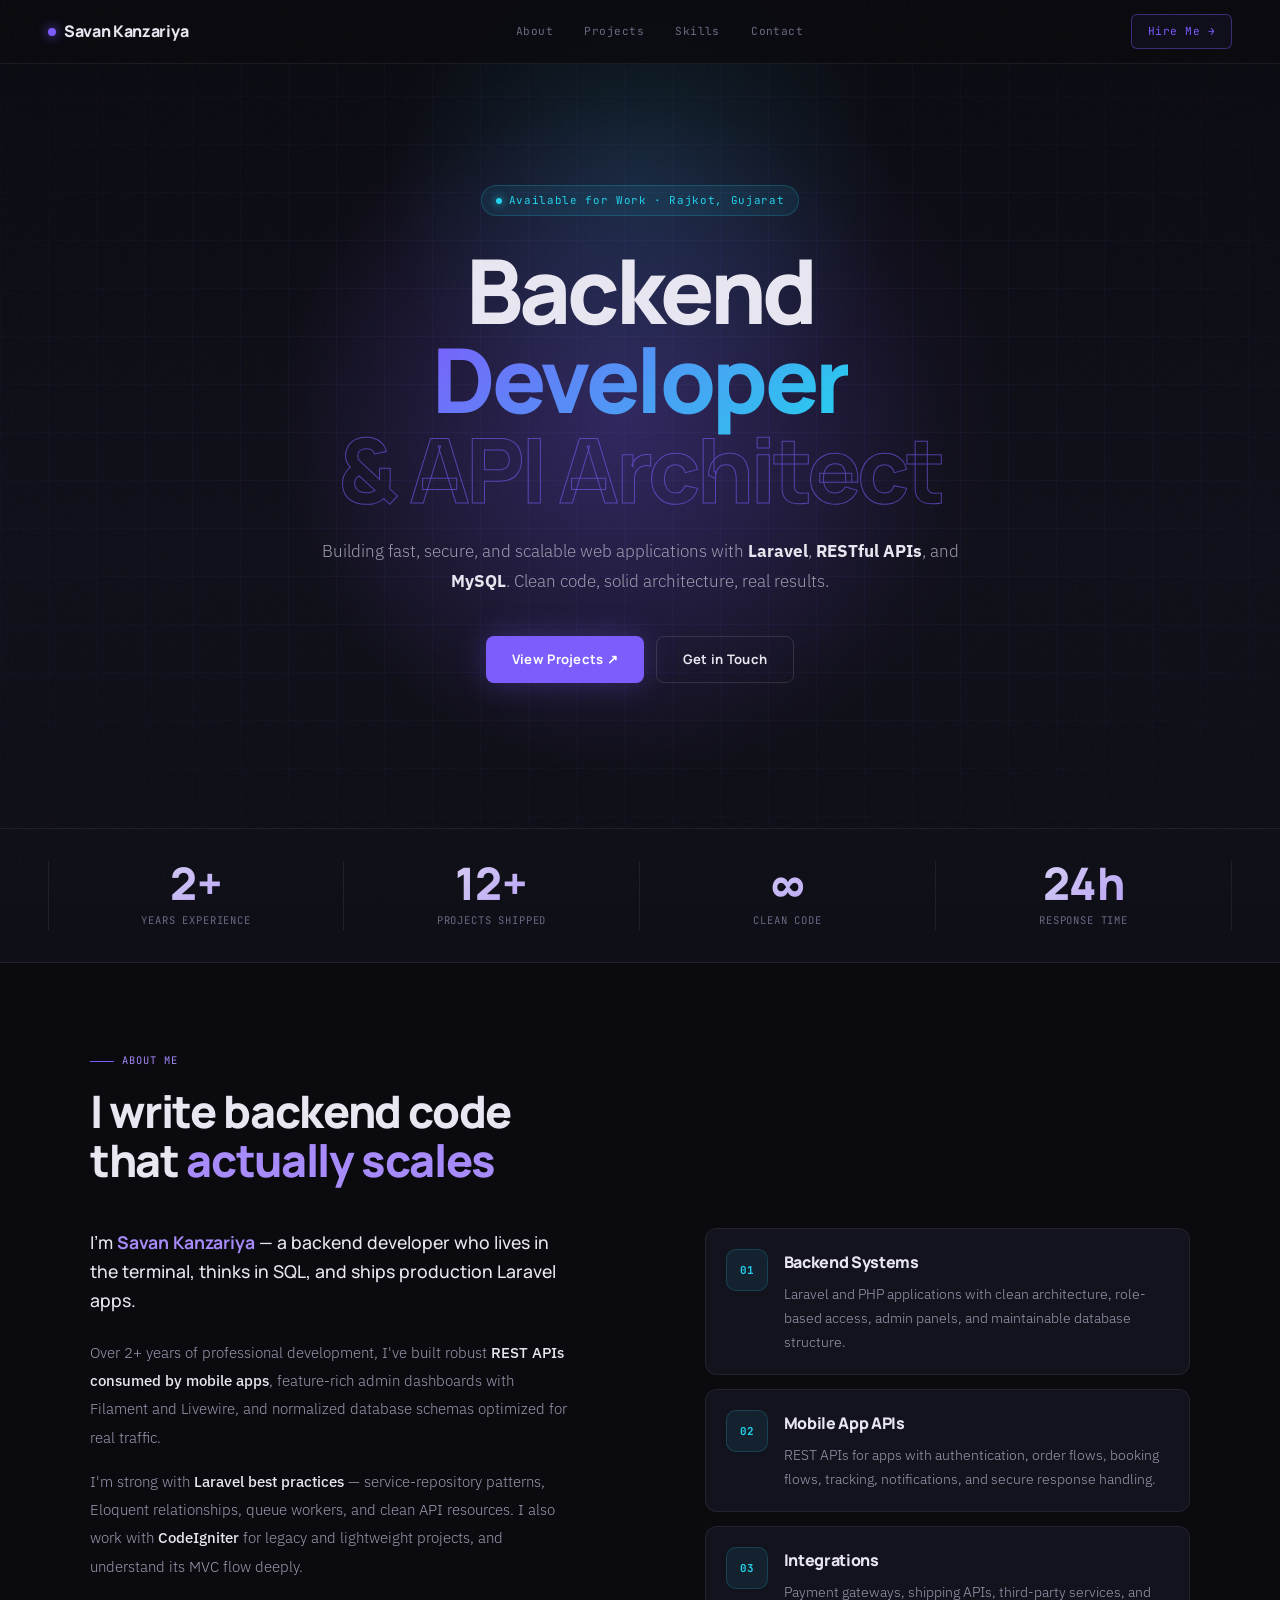
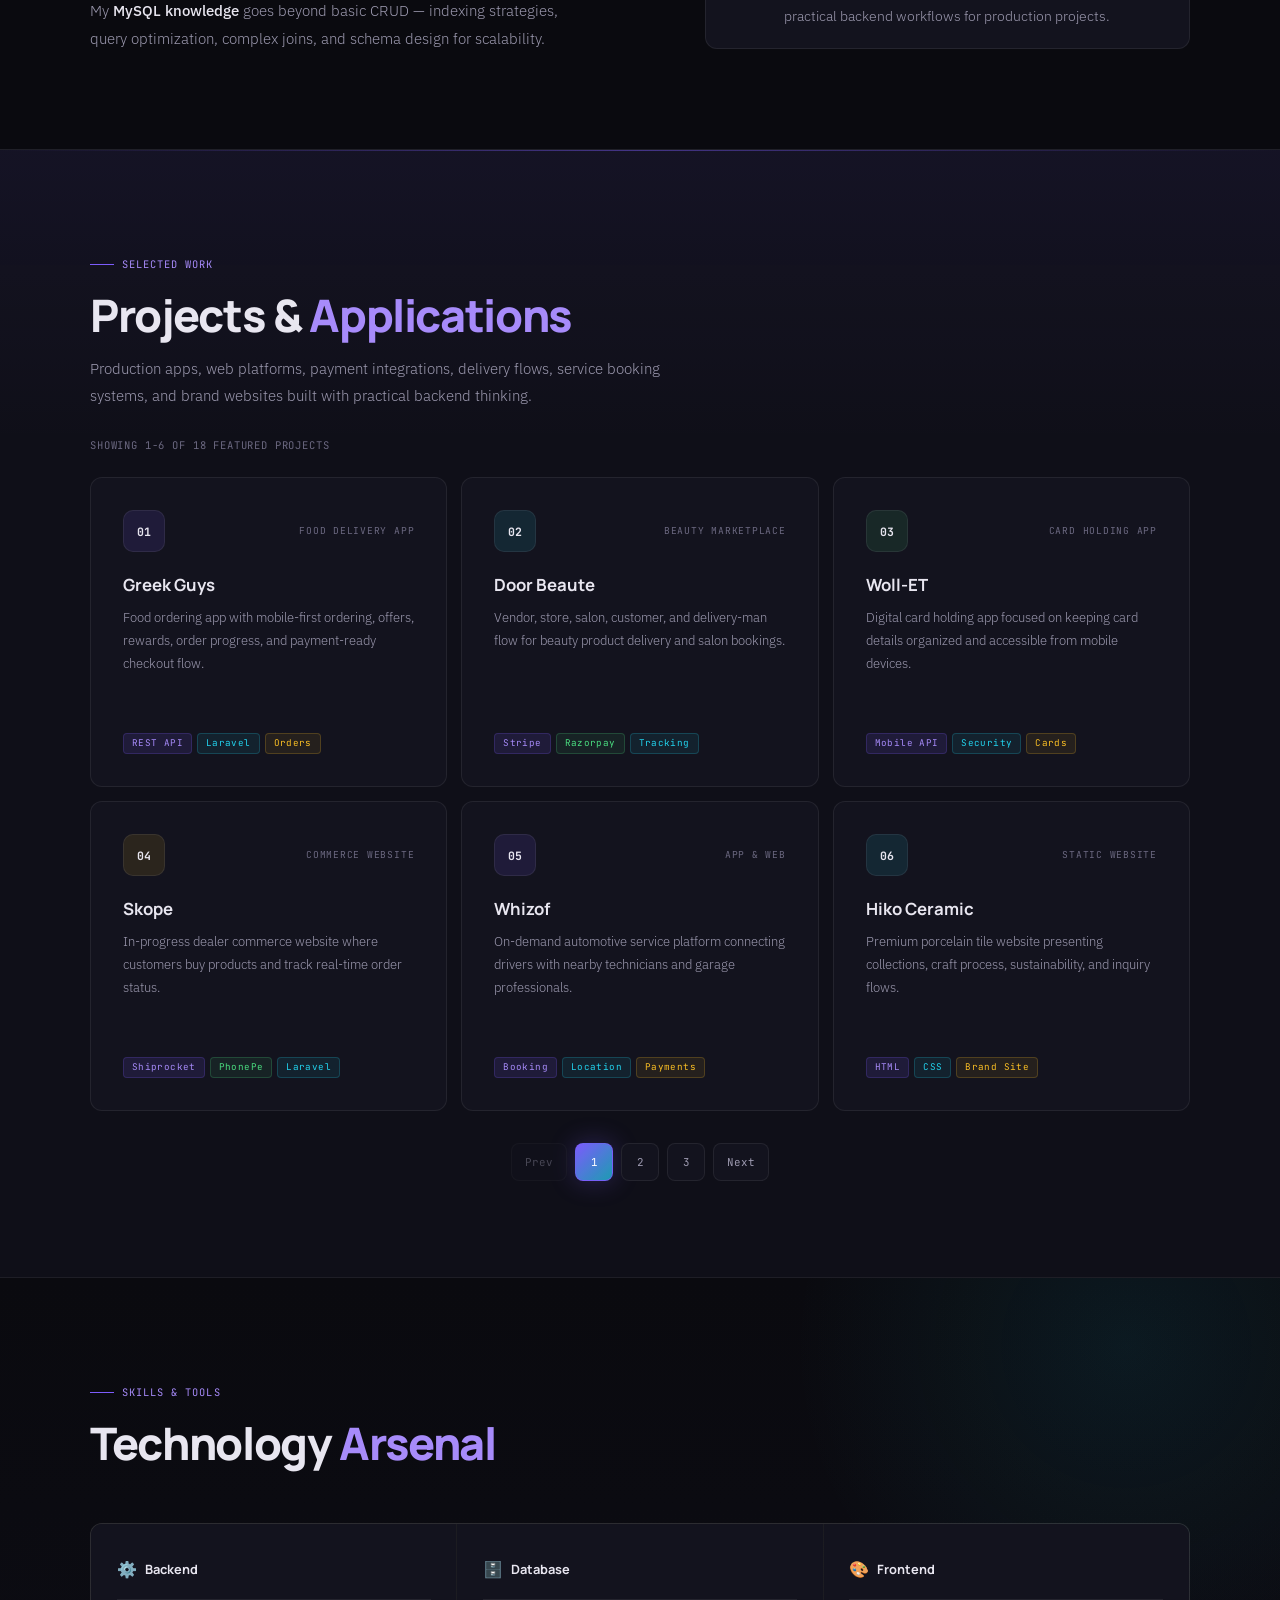
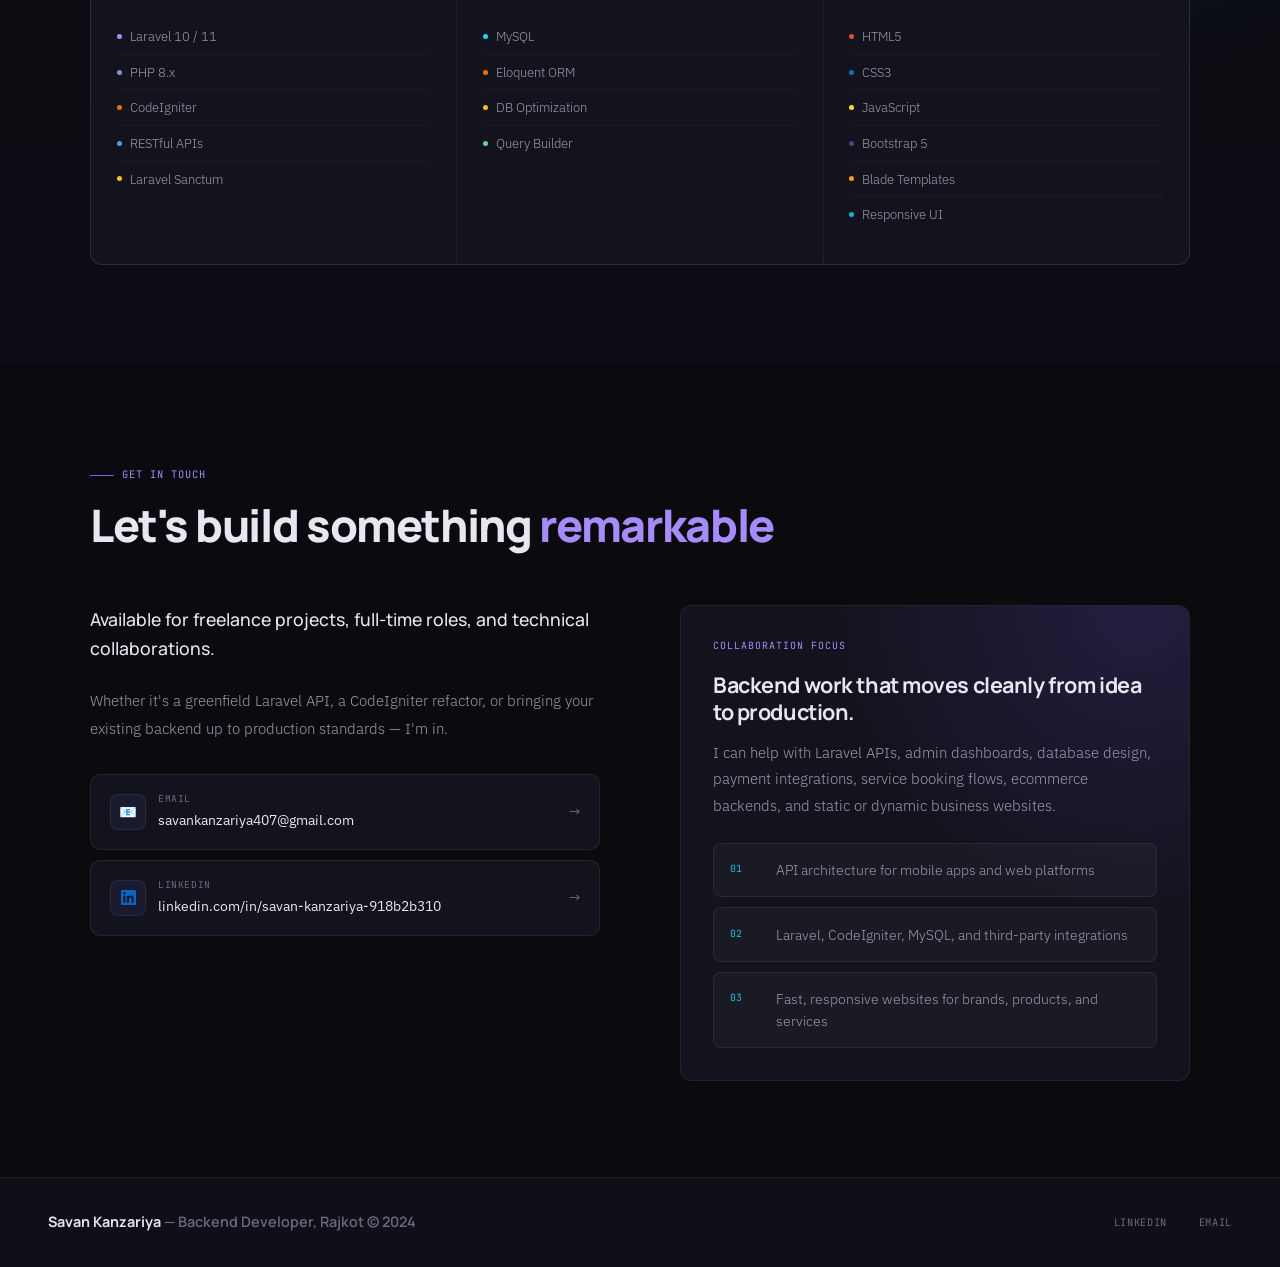
<file: index.html>
<!DOCTYPE html>
<html lang="en">
<head>
<meta charset="UTF-8"/>
<meta name="viewport" content="width=device-width, initial-scale=1.0"/>
<title>Savan Kanzariya — Backend Developer</title>
<link rel="preconnect" href="https://fonts.googleapis.com">
<link rel="preconnect" href="https://fonts.gstatic.com" crossorigin>
<link href="https://fonts.googleapis.com/css2?family=Manrope:wght@300;400;500;600;700;800&family=IBM+Plex+Sans:wght@300;400;500;600;700&family=JetBrains+Mono:wght@400;500&display=swap" rel="stylesheet">
<link rel="stylesheet" href="style.css">
</head>
<body class="loading">

<!-- PRELOADER -->
<div class="preloader" id="preloader" aria-label="Loading portfolio">
  <div class="preloader-panel">
    <div class="loader-text">Preparing the portfolio experience</div>
    <div class="loader-line"><span></span></div>
  </div>
</div>

<!-- NAV -->
<nav>
  <a href="#hero" class="nav-logo"><span></span>Savan Kanzariya</a>
  <div class="nav-links">
    <a href="#about">About</a>
    <a href="#projects">Projects</a>
    <a href="#skills">Skills</a>
    <a href="#contact">Contact</a>
  </div>
  <a href="#contact" class="nav-cta">Hire Me →</a>
</nav>

<!-- HERO -->
<section id="hero">
  <div class="hero-glow"></div>
  <div class="hero-inner">
    <div class="hero-content">
      <div class="hero-badge">Available for Work · Rajkot, Gujarat</div>
      <h1 class="hero-h1">
        Backend<br>
        <span class="accent-word">Developer</span><br>
        <span class="line2">&amp; API Architect</span>
      </h1>
      <p class="hero-sub">
        Building fast, secure, and scalable web applications with <b style="color:var(--text)">Laravel</b>, <b style="color:var(--text)">RESTful APIs</b>, and <b style="color:var(--text)">MySQL</b>. Clean code, solid architecture, real results.
      </p>
      <div class="hero-btns">
        <a href="#projects" class="btn-primary">View Projects ↗</a>
        <a href="#contact" class="btn-secondary">Get in Touch</a>
      </div>
    </div>
  </div>
</section>

<!-- STATS ROW -->
<div class="stats-row">
  <div class="stat reveal">
    <div class="stat-n">2+</div>
    <div class="stat-l">Years Experience</div>
  </div>
  <div class="stat reveal rd1">
    <div class="stat-n">12+</div>
    <div class="stat-l">Projects Shipped</div>
  </div>
  <div class="stat reveal rd2">
    <div class="stat-n">∞</div>
    <div class="stat-l">Clean Code</div>
  </div>
  <div class="stat reveal rd3">
    <div class="stat-n">24h</div>
    <div class="stat-l">Response Time</div>
  </div>
</div>

<!-- ABOUT -->
<section id="about">
  <div class="max-w">
    <div class="sec-tag reveal">About Me</div>
    <h2 class="sec-h2 reveal">I write backend code<br>that <em>actually scales</em></h2>
    <div class="about-layout">
      <div class="reveal">
        <p class="about-intro">
          I'm <b>Savan Kanzariya</b> — a backend developer who lives in the terminal, thinks in SQL, and ships production Laravel apps.
        </p>
        <p class="about-p">
          Over 2+ years of professional development, I've built robust <b>REST APIs consumed by mobile apps</b>, feature-rich admin dashboards with Filament and Livewire, and normalized database schemas optimized for real traffic.
        </p>
        <p class="about-p">
          I'm strong with <b>Laravel best practices</b> — service-repository patterns, Eloquent relationships, queue workers, and clean API resources. I also work with <b>CodeIgniter</b> for legacy and lightweight projects, and understand its MVC flow deeply.
        </p>
        <p class="about-p">
          My <b>MySQL knowledge</b> goes beyond basic CRUD — indexing strategies, query optimization, complex joins, and schema design for scalability.
        </p>
        <!-- <div class="tag-cloud">
          <span class="chip">Laravel 10/11</span>
          <span class="chip">CodeIgniter</span>
          <span class="chip">PHP 8.x</span>
          <span class="chip">RESTful APIs</span>
          <span class="chip">MySQL</span>
          <span class="chip">Eloquent ORM</span>
          <span class="chip">Sanctum / Passport</span>
          <span class="chip">Livewire</span>
          <span class="chip">Filament</span>
          <span class="chip">JavaScript</span>
          <span class="chip">Redis</span>
          <span class="chip">Git</span>
        </div> -->
      </div>
      <div class="about-divider"></div>
      <div class="reveal rd1">
        <div class="about-focus">
          <div class="focus-card">
            <span class="focus-num">01</span>
            <div>
              <h3>Backend Systems</h3>
              <p>Laravel and PHP applications with clean architecture, role-based access, admin panels, and maintainable database structure.</p>
            </div>
          </div>
          <div class="focus-card">
            <span class="focus-num">02</span>
            <div>
              <h3>Mobile App APIs</h3>
              <p>REST APIs for apps with authentication, order flows, booking flows, tracking, notifications, and secure response handling.</p>
            </div>
          </div>
          <div class="focus-card">
            <span class="focus-num">03</span>
            <div>
              <h3>Integrations</h3>
              <p>Payment gateways, shipping APIs, third-party services, and practical backend workflows for production projects.</p>
            </div>
          </div>
        </div>
      </div>
    </div>
  </div>
</section>

<!-- PROJECTS -->
<section id="projects">
  <div class="max-w">
    <div class="sec-tag reveal">Selected Work</div>
    <h2 class="sec-h2 reveal">Projects &amp; <em>Applications</em></h2>
    <p class="proj-intro reveal">Production apps, web platforms, payment integrations, delivery flows, service booking systems, and brand websites built with practical backend thinking.</p>
    <div class="project-toolbar reveal">
      <div class="project-count" id="projectCount">16 featured projects</div>
    </div>
    <div class="proj-grid" aria-label="Project grid">
        <article class="proj-card reveal" data-project="greek-guys">
          <div class="proj-top"><div class="proj-icon pi-purple">01</div><span class="proj-type">Food Delivery App</span></div>
          <div class="proj-name">Greek Guys</div>
          <div class="proj-desc">Food ordering app with mobile-first ordering, offers, rewards, order progress, and payment-ready checkout flow.</div>
          <div class="proj-pills"><span class="pill p-purple">REST API</span><span class="pill p-cyan">Laravel</span><span class="pill p-amber">Orders</span></div>
        </article>
        <article class="proj-card reveal rd1" data-project="door-beaute">
          <div class="proj-top"><div class="proj-icon pi-cyan">02</div><span class="proj-type">Beauty Marketplace</span></div>
          <div class="proj-name">Door Beaute</div>
          <div class="proj-desc">Vendor, store, salon, customer, and delivery-man flow for beauty product delivery and salon bookings.</div>
          <div class="proj-pills"><span class="pill p-purple">Stripe</span><span class="pill p-green">Razorpay</span><span class="pill p-cyan">Tracking</span></div>
        </article>
        <article class="proj-card reveal rd2" data-project="woll-et">
          <div class="proj-top"><div class="proj-icon pi-green">03</div><span class="proj-type">Card Holding App</span></div>
          <div class="proj-name">Woll-ET</div>
          <div class="proj-desc">Digital card holding app focused on keeping card details organized and accessible from mobile devices.</div>
          <div class="proj-pills"><span class="pill p-purple">Mobile API</span><span class="pill p-cyan">Security</span><span class="pill p-amber">Cards</span></div>
        </article>
        <article class="proj-card reveal rd3" data-project="skope">
          <div class="proj-top"><div class="proj-icon pi-amber">04</div><span class="proj-type">Commerce Website</span></div>
          <div class="proj-name">Skope</div>
          <div class="proj-desc">In-progress dealer commerce website where customers buy products and track real-time order status.</div>
          <div class="proj-pills"><span class="pill p-purple">Shiprocket</span><span class="pill p-green">PhonePe</span><span class="pill p-cyan">Laravel</span></div>
        </article>
        <article class="proj-card reveal rd4" data-project="whizof">
          <div class="proj-top"><div class="proj-icon pi-purple">05</div><span class="proj-type">App &amp; Web</span></div>
          <div class="proj-name">Whizof</div>
          <div class="proj-desc">On-demand automotive service platform connecting drivers with nearby technicians and garage professionals.</div>
          <div class="proj-pills"><span class="pill p-purple">Booking</span><span class="pill p-cyan">Location</span><span class="pill p-amber">Payments</span></div>
        </article>
        <article class="proj-card reveal rd5" data-project="hiko">
          <div class="proj-top"><div class="proj-icon pi-cyan">06</div><span class="proj-type">Static Website</span></div>
          <div class="proj-name">Hiko Ceramic</div>
          <div class="proj-desc">Premium porcelain tile website presenting collections, craft process, sustainability, and inquiry flows.</div>
          <div class="proj-pills"><span class="pill p-purple">HTML</span><span class="pill p-cyan">CSS</span><span class="pill p-amber">Brand Site</span></div>
        </article>
        <article class="proj-card reveal" data-project="foodizo">
          <div class="proj-top"><div class="proj-icon pi-green">07</div><span class="proj-type">Static Masala Website</span></div>
          <div class="proj-name">Foodizo Group</div>
          <div class="proj-desc">Export-ready food brand website for dehydrated products, Indian spices, private label, and product collections.</div>
          <div class="proj-pills"><span class="pill p-purple">Static Site</span><span class="pill p-green">Products</span><span class="pill p-amber">SEO</span></div>
        </article>
        <article class="proj-card reveal rd1" data-project="ipo-bit">
          <div class="proj-top"><div class="proj-icon pi-amber">08</div><span class="proj-type">Informative Website</span></div>
          <div class="proj-name">Ipo Bit</div>
          <div class="proj-desc">IPO-focused information website designed for clean content structure, updates, and user-friendly reading.</div>
          <div class="proj-pills"><span class="pill p-purple">PHP</span><span class="pill p-cyan">Content</span><span class="pill p-amber">Finance</span></div>
        </article>
        <article class="proj-card reveal rd2" data-project="uvila">
          <div class="proj-top"><div class="proj-icon pi-purple">09</div><span class="proj-type">Corporate Website</span></div>
          <div class="proj-name">Uvila Group</div>
          <div class="proj-desc">Manufacturer website for uPVC, CPVC, HDPE, agriculture, plumbing, borewell, dealership, and export solutions.</div>
          <div class="proj-pills"><span class="pill p-purple">Corporate</span><span class="pill p-cyan">Catalog</span><span class="pill p-green">Inquiry</span></div>
        </article>
        <article class="proj-card reveal rd3" data-project="ariel">
          <div class="proj-top"><div class="proj-icon pi-cyan">10</div><span class="proj-type">Static + Dynamic</span></div>
          <div class="proj-name">Ariel Quartz</div>
          <div class="proj-desc">Wall clock manufacturer website with collections, custom inquiries, blogs, catalogue downloads, and export content.</div>
          <div class="proj-pills"><span class="pill p-purple">Dynamic Forms</span><span class="pill p-cyan">Catalog</span><span class="pill p-amber">Blogs</span></div>
        </article>
        <article class="proj-card reveal rd4" data-project="pepizo">
          <div class="proj-top"><div class="proj-icon pi-green">11</div><span class="proj-type">Food Brand Website</span></div>
          <div class="proj-name">Pepizo Foods</div>
          <div class="proj-desc">Frozen foods website for fries, hash browns, patties, product categories, export positioning, and inquiry capture.</div>
          <div class="proj-pills"><span class="pill p-purple">Static Site</span><span class="pill p-green">Products</span><span class="pill p-amber">Inquiry</span></div>
        </article>
        <article class="proj-card reveal rd5" data-project="overflo">
          <div class="proj-top"><div class="proj-icon pi-amber">12</div><span class="proj-type">Service Booking App</span></div>
          <div class="proj-name">OverFlo Pro</div>
          <div class="proj-desc">In-progress app and web platform for booking electricians, salon experts, and other workers by location.</div>
          <div class="proj-pills"><span class="pill p-purple">Stripe</span><span class="pill p-cyan">Booking</span><span class="pill p-green">Services</span></div>
        </article>
        <article class="proj-card reveal" data-project="united-oil">
          <div class="proj-top"><div class="proj-icon pi-purple">13</div><span class="proj-type">Static Website</span></div>
          <div class="proj-name">United Oil Supply Company</div>
          <div class="proj-desc">Petroleum supply website focused on bulk storage, distribution services, company profile, and inquiry-led business communication.</div>
          <div class="proj-pills"><span class="pill p-purple">Static Site</span><span class="pill p-cyan">Corporate</span><span class="pill p-amber">Oil Supply</span></div>
        </article>
        <article class="proj-card reveal rd1" data-project="simero">
          <div class="proj-top"><div class="proj-icon pi-cyan">14</div><span class="proj-type">Static Website</span></div>
          <div class="proj-name">Simero Ceramics</div>
          <div class="proj-desc">Luxury vitrified tile website with collection browsing, size-based navigation, catalogue content, and global network sections.</div>
          <div class="proj-pills"><span class="pill p-purple">Static Site</span><span class="pill p-cyan">Catalog</span><span class="pill p-green">Tiles</span></div>
        </article>
        <article class="proj-card reveal rd2" data-project="a2z-cargo">
          <div class="proj-top"><div class="proj-icon pi-green">15</div><span class="proj-type">Static Website</span></div>
          <div class="proj-name">A2Z Cargo Care</div>
          <div class="proj-desc">Cargo care website for fumigation, pest control, cargo lashing, compliance messaging, service pages, and lead capture.</div>
          <div class="proj-pills"><span class="pill p-purple">Static Site</span><span class="pill p-green">Services</span><span class="pill p-amber">Logistics</span></div>
        </article>
        <article class="proj-card reveal rd3" data-project="bluehive">
          <div class="proj-top"><div class="proj-icon pi-amber">16</div><span class="proj-type">Static Website</span></div>
          <div class="proj-name">BlueHive Nexim</div>
          <div class="proj-desc">Rope manufacturer and exporter website with product categories, export messaging, blogs, catalogue, and inquiry sections.</div>
          <div class="proj-pills"><span class="pill p-purple">Static Site</span><span class="pill p-cyan">Products</span><span class="pill p-green">Export</span></div>
        </article>
       <article class="proj-card reveal rd3" data-project="artisun">
          <div class="proj-top">
              <div class="proj-icon pi-amber">17</div>
              <span class="proj-type">PU Wall Panel Manufacturer Website</span>
          </div>
          <div class="proj-name">Artisun Industries</div>
          <div class="proj-desc">
              PU wall panel manufacturer website featuring premium collections, inspiration galleries, project showcases, export solutions, and inquiry-driven customer engagement.
          </div>
          <div class="proj-pills">
              <span class="pill p-purple">PU Wall Panels</span>
              <span class="pill p-cyan">Product Catalog</span>
              <span class="pill p-green">Export</span>
          </div>
      </article>
      <article class="proj-card reveal rd3" data-project="aicreator">
        <div class="proj-top">
            <div class="proj-icon pi-amber">18</div>
            <span class="proj-type">AI Image Generation SaaS Platform</span>
        </div>
        <div class="proj-name">AI Creative Studio</div>
        <div class="proj-desc">
            Subscription-based AI platform for product ads, travel transformations, jewellery promotions, festival creatives, and automated image generation using credit-based usage.
        </div>
        <div class="proj-pills">
            <span class="pill p-purple">AI SaaS</span>
            <span class="pill p-cyan">Image Generation</span>
            <span class="pill p-green">Subscription Model</span>
        </div>
    </article>
    </div>
    <div class="project-pagination reveal" id="projectPagination" aria-label="Project pagination"></div>
  </div>
</section>

<!-- SKILLS -->
<section id="skills">
  <div class="max-w">
    <div class="sec-tag reveal">Skills &amp; Tools</div>
    <h2 class="sec-h2 reveal">Technology <em>Arsenal</em></h2>
    <div class="skills-grid">
      <div class="skill-panel reveal">
        <div class="sp-head"><span class="sp-icon">⚙️</span> Backend</div>
        <div class="sk-item"><span class="sk-dot" style="background:#a78bfa"></span>Laravel 10 / 11</div>
        <div class="sk-item"><span class="sk-dot" style="background:#8993be"></span>PHP 8.x</div>
        <div class="sk-item"><span class="sk-dot" style="background:#ff6900"></span>CodeIgniter</div>
        <div class="sk-item"><span class="sk-dot" style="background:#4f9cf9"></span>RESTful APIs</div>
        <div class="sk-item"><span class="sk-dot" style="background:#fbbf24"></span>Laravel Sanctum</div>
        
      </div>
      <div class="skill-panel reveal rd1">
        <div class="sp-head"><span class="sp-icon">🗄️</span> Database</div>
        <div class="sk-item"><span class="sk-dot" style="background:#22d3ee"></span>MySQL</div>
        
        <div class="sk-item"><span class="sk-dot" style="background:#ff6900"></span>Eloquent ORM</div>
        <div class="sk-item"><span class="sk-dot" style="background:#fbbf24"></span>DB Optimization</div>
        <div class="sk-item"><span class="sk-dot" style="background:#68d391"></span>Query Builder</div>
      </div>
      <div class="skill-panel reveal rd2">
        <div class="sp-head"><span class="sp-icon">🎨</span> Frontend</div>
        <div class="sk-item"><span class="sk-dot" style="background:#e34f26"></span>HTML5</div>
        <div class="sk-item"><span class="sk-dot" style="background:#1572b6"></span>CSS3</div>
        <div class="sk-item"><span class="sk-dot" style="background:#f7df1e"></span>JavaScript</div>
        
        <div class="sk-item"><span class="sk-dot" style="background:#563d7c"></span>Bootstrap 5</div>
        <div class="sk-item"><span class="sk-dot" style="background:#f59e0b"></span>Blade Templates</div>
        <div class="sk-item"><span class="sk-dot" style="background:#06b6d4"></span>Responsive UI</div>
      </div>
      <!-- <div class="skill-panel reveal rd3">
        <div class="sp-head"><span class="sp-icon">🚀</span> DevOps</div>
        <div class="sk-item"><span class="sk-dot" style="background:#f05032"></span>Git</div>
        <div class="sk-item"><span class="sk-dot" style="background:#2496ed"></span>Docker</div>
        <div class="sk-item"><span class="sk-dot" style="background:#ff9900"></span>AWS / S3</div>
        <div class="sk-item"><span class="sk-dot" style="background:#5c6bc0"></span>Forge / Envoyer</div>
        <div class="sk-item"><span class="sk-dot" style="background:#fbbf24"></span>Postman</div>
        <div class="sk-item"><span class="sk-dot" style="background:#68d391"></span>PHPUnit / Pest</div>
        <div class="sk-item"><span class="sk-dot" style="background:#a78bfa"></span>Horizon / Queues</div>
      </div> -->
    </div>
  </div>
</section>

<!-- CONTACT -->
<section id="contact">
  <div class="max-w">
    <div class="sec-tag reveal">Get In Touch</div>
    <h2 class="sec-h2 reveal">Let's build something <em>remarkable</em></h2>
    <div class="contact-layout">
      <div class="reveal">
        <p class="contact-lead">Available for freelance projects, full-time roles, and technical collaborations.</p>
        <p class="contact-p">Whether it's a greenfield Laravel API, a CodeIgniter refactor, or bringing your existing backend up to production standards — I'm in.</p>
        <a href="mailto:savankanzariya407@gmail.com" class="clink">
          <div class="clink-left">
            <div class="clink-icon">📧</div>
            <div>
              <div class="clink-lbl">Email</div>
              <div class="clink-val">savankanzariya407@gmail.com</div>
            </div>
          </div>
          <span class="clink-arr">→</span>
        </a>
        <a href="https://www.linkedin.com/in/savan-kanzariya-918b2b310/" target="_blank" rel="noopener noreferrer" class="clink">
          <div class="clink-left">
            <div class="clink-icon">
              <svg width="15" height="15" fill="#0a66c2" viewBox="0 0 24 24"><path d="M20.447 20.452h-3.554v-5.569c0-1.328-.027-3.037-1.852-3.037-1.853 0-2.136 1.445-2.136 2.939v5.667H9.351V9h3.414v1.561h.046c.477-.9 1.637-1.85 3.37-1.85 3.601 0 4.267 2.37 4.267 5.455v6.286zM5.337 7.433c-1.144 0-2.063-.926-2.063-2.065 0-1.138.92-2.063 2.063-2.063 1.14 0 2.064.925 2.064 2.063 0 1.139-.925 2.065-2.064 2.065zm1.782 13.019H3.555V9h3.564v11.452zM22.225 0H1.771C.792 0 0 .774 0 1.729v20.542C0 23.227.792 24 1.771 24h20.451C23.2 24 24 23.227 24 22.271V1.729C24 .774 23.2 0 22.222 0h.003z"/></svg>
            </div>
            <div>
              <div class="clink-lbl">LinkedIn</div>
              <div class="clink-val">linkedin.com/in/savan-kanzariya-918b2b310</div>
            </div>
          </div>
          <span class="clink-arr">→</span>
        </a>
      </div>
      <div class="reveal rd1">
        <div class="contact-card">
          <div class="contact-card-kicker">Collaboration Focus</div>
          <h3>Backend work that moves cleanly from idea to production.</h3>
          <p>I can help with Laravel APIs, admin dashboards, database design, payment integrations, service booking flows, ecommerce backends, and static or dynamic business websites.</p>
          <div class="contact-points">
            <div><span>01</span> API architecture for mobile apps and web platforms</div>
            <div><span>02</span> Laravel, CodeIgniter, MySQL, and third-party integrations</div>
            <div><span>03</span> Fast, responsive websites for brands, products, and services</div>
          </div>
        </div>
      </div>
    </div>
  </div>
</section>

<!-- FOOTER -->
<footer>
  <div class="ft-l"><b>Savan Kanzariya</b> — Backend Developer, Rajkot © 2024</div>
  <div class="ft-r">
    <a href="https://www.linkedin.com/in/savan-kanzariya-918b2b310/" target="_blank" rel="noopener noreferrer">LinkedIn</a>
    <a href="mailto:savankanzariya407@gmail.com">Email</a>
  </div>
</footer>

<div class="project-modal" id="projectModal" aria-hidden="true">
  <div class="modal-backdrop" data-close-modal></div>
  <div class="modal-card" role="dialog" aria-modal="true" aria-labelledby="modalTitle">
    <button class="modal-close" type="button" data-close-modal aria-label="Close project details">×</button>
    <div class="modal-kicker" id="modalType"></div>
    <h3 id="modalTitle"></h3>
    <p id="modalDesc"></p>
    <div class="modal-section">
      <div class="modal-label">Backend / Feature Work</div>
      <ul id="modalFeatures"></ul>
    </div>
    <div class="modal-links" id="modalLinks"></div>
    <div class="modal-tags" id="modalTags"></div>
  </div>
</div>

<script src="script.js"></script>
</body>
</html>
</file>
<file: style.css>
:root {
  --bg:        #0a0a0f;
  --bg2:       #0f0f18;
  --bg3:       #13131e;
  --surface:   #1a1a2e;
  --border:    rgba(255,255,255,0.07);
  --border2:   rgba(255,255,255,0.12);
  --text:      #e8e6f0;
  --muted:     #6b6880;
  --muted2:    #9d9ab0;
  --accent:    #7c5cfc;
  --accent2:   #a78bfa;
  --cyan:      #22d3ee;
  --green:     #4ade80;
  --amber:     #fbbf24;
  --glow:      rgba(124,92,252,0.15);

  --syne:  'Manrope', sans-serif;
  --body:  'IBM Plex Sans', sans-serif;
  --mono:  'JetBrains Mono', monospace;
}

*,*::before,*::after{box-sizing:border-box;margin:0;padding:0}
html{scroll-behavior:smooth;font-size:16px}

body{
  font-family:var(--body);
  background:var(--bg);
  color:var(--text);
  overflow-x:hidden;
  line-height:1.7;
}
body.modal-open,
body.loading{overflow:hidden}

::selection{background:var(--accent);color:#fff}
::-webkit-scrollbar{width:4px}
::-webkit-scrollbar-track{background:var(--bg)}
::-webkit-scrollbar-thumb{background:var(--accent);border-radius:2px}

/* ── NOISE OVERLAY ── */
body::before{
  content:'';
  position:fixed;inset:0;
  background-image:url("data:image/svg+xml,%3Csvg viewBox='0 0 256 256' xmlns='http://www.w3.org/2000/svg'%3E%3Cfilter id='n'%3E%3CfeTurbulence type='fractalNoise' baseFrequency='0.9' numOctaves='4' stitchTiles='stitch'/%3E%3C/filter%3E%3Crect width='100%25' height='100%25' filter='url(%23n)' opacity='0.04'/%3E%3C/svg%3E");
  pointer-events:none;z-index:999;opacity:0.4;
}

/* ── PRELOADER ── */
.preloader{
  position:fixed;inset:0;z-index:1000;
  display:flex;align-items:center;justify-content:center;
  background:var(--bg);
  transition:opacity 0.45s ease,visibility 0.45s ease;
}
.preloader.hide{opacity:0;visibility:hidden;pointer-events:none}
.preloader-panel{
  width:min(360px,72vw);
  display:flex;flex-direction:column;align-items:stretch;gap:14px;
}
.loader-text{
  font-family:var(--mono);font-size:0.65rem;
  color:var(--muted2);letter-spacing:0.1em;text-transform:uppercase;
  text-align:center;
}
.loader-line{
  height:3px;border-radius:999px;
  background:rgba(255,255,255,0.08);
  overflow:hidden;
}
.loader-line span{
  display:block;height:100%;width:0;
  border-radius:inherit;
  background:linear-gradient(90deg,var(--accent),var(--cyan));
  animation:loaderLine 1.15s cubic-bezier(0.65,0,0.35,1) forwards;
  box-shadow:0 0 18px rgba(34,211,238,0.35);
}
@keyframes loaderLine{to{width:100%}}

/* ── NAV ── */
nav{
  position:fixed;top:0;left:0;right:0;z-index:100;
  display:flex;justify-content:space-between;align-items:center;
  padding:0 3rem;height:64px;
  background:rgba(10,10,15,0.8);
  backdrop-filter:blur(20px);
  border-bottom:1px solid var(--border);
}
.nav-logo{
  font-family:var(--syne);font-size:1rem;font-weight:800;
  color:var(--text);text-decoration:none;letter-spacing:-0.02em;
  display:flex;align-items:center;gap:8px;
}
.nav-logo span{
  display:inline-block;width:8px;height:8px;
  background:var(--accent);border-radius:50%;
  box-shadow:0 0 12px var(--accent);
  animation:pulse 2s infinite;
}
@keyframes pulse{0%,100%{opacity:1;transform:scale(1)}50%{opacity:0.6;transform:scale(0.8)}}

.nav-links{display:flex;gap:0.2rem}
.nav-links a{
  font-family:var(--mono);font-size:0.7rem;
  color:var(--muted);text-decoration:none;
  padding:6px 14px;border-radius:4px;
  transition:color 0.2s,background 0.2s;
  letter-spacing:0.04em;
}
.nav-links a:hover{color:var(--text);background:var(--surface)}

.nav-cta{
  font-family:var(--mono);font-size:0.7rem;
  color:var(--accent);border:1px solid rgba(124,92,252,0.4);
  padding:7px 16px;border-radius:6px;
  text-decoration:none;letter-spacing:0.04em;
  transition:all 0.2s;background:rgba(124,92,252,0.05);
}
.nav-cta:hover{background:rgba(124,92,252,0.15);border-color:var(--accent)}

/* ── HERO ── */
#hero{
  min-height:92vh;
  padding:88px 0 3rem;
  display:flex;flex-direction:column;justify-content:center;
  position:relative;overflow:hidden;
  background:
    radial-gradient(circle at 50% 22%,rgba(34,211,238,0.11),transparent 28%),
    radial-gradient(circle at 48% 52%,rgba(124,92,252,0.2),transparent 42%),
    linear-gradient(180deg,#0b0b12 0%,#10101a 64%,#0f0f18 100%);
}

/* grid background */
#hero::after{
  content:'';
  position:absolute;inset:0;
  background-image:
    linear-gradient(rgba(124,92,252,0.06) 1px,transparent 1px),
    linear-gradient(90deg,rgba(124,92,252,0.06) 1px,transparent 1px);
  background-size:48px 48px;
  mask-image:radial-gradient(ellipse 80% 80% at 50% 50%,black 30%,transparent 100%);
  pointer-events:none;
}

.hero-glow{
  position:absolute;
  width:760px;height:760px;
  border-radius:50%;
  background:radial-gradient(circle,rgba(124,92,252,0.14) 0%,transparent 68%);
  top:50%;left:50%;transform:translate(-50%,-50%);
  pointer-events:none;
}

.hero-inner{
  max-width:920px;margin:0 auto;padding:0 3rem;
  position:relative;z-index:1;
  display:flex;align-items:center;justify-content:center;
  text-align:center;
}
.hero-content{
  display:flex;flex-direction:column;align-items:center;
}

.hero-badge{
  display:inline-flex;align-items:center;gap:7px;
  font-family:var(--mono);font-size:0.68rem;
  color:var(--cyan);background:rgba(34,211,238,0.08);
  border:1px solid rgba(34,211,238,0.2);
  padding:5px 14px;border-radius:100px;
  margin-bottom:1.8rem;letter-spacing:0.06em;
}
.hero-badge::before{content:'';width:6px;height:6px;border-radius:50%;background:var(--cyan);box-shadow:0 0 8px var(--cyan)}

.hero-h1{
  font-family:var(--syne);
  font-size:clamp(3.4rem,7vw,6.4rem);
  font-weight:800;
  line-height:1.0;
  letter-spacing:-0.04em;
  color:var(--text);
  margin-bottom:1.5rem;
}
.hero-h1 .line2{
  color:transparent;
  -webkit-text-stroke:1px rgba(124,92,252,0.6);
}
.hero-h1 .accent-word{
  background:linear-gradient(135deg,var(--accent),var(--cyan));
  -webkit-background-clip:text;-webkit-text-fill-color:transparent;
}

.hero-sub{
  font-size:1.05rem;font-weight:300;
  color:var(--muted2);line-height:1.75;
  max-width:650px;margin:0 auto 2.5rem;
}

.hero-btns{display:flex;gap:12px;flex-wrap:wrap;justify-content:center}
.btn-primary{
  display:inline-flex;align-items:center;gap:8px;
  background:var(--accent);color:#fff;
  font-family:var(--syne);font-size:0.82rem;font-weight:700;
  padding:12px 26px;border-radius:8px;
  text-decoration:none;letter-spacing:0.02em;
  transition:all 0.25s;
  box-shadow:0 0 30px rgba(124,92,252,0.3);
}
.btn-primary:hover{transform:translateY(-2px);box-shadow:0 0 45px rgba(124,92,252,0.5)}
.btn-secondary{
  display:inline-flex;align-items:center;gap:8px;
  background:transparent;color:var(--text);
  font-family:var(--syne);font-size:0.82rem;font-weight:700;
  padding:11px 26px;border-radius:8px;
  text-decoration:none;letter-spacing:0.02em;
  border:1px solid var(--border2);
  transition:all 0.25s;
}
.btn-secondary:hover{background:var(--surface);border-color:var(--border2)}

/* ── STATS ROW ── */
.stats-row{
  background:var(--bg2);
  border-top:1px solid var(--border);
  border-bottom:1px solid var(--border);
  padding:2rem 3rem;
  display:grid;grid-template-columns:repeat(4,1fr);
}
.stat{
  padding:0 2rem;
  border-right:1px solid var(--border);
  text-align:center;
}
.stat:first-child{border-left:1px solid var(--border)}
.stat-n{
  font-family:var(--syne);font-size:2.8rem;font-weight:800;
  background:linear-gradient(135deg,var(--text),var(--accent2));
  -webkit-background-clip:text;-webkit-text-fill-color:transparent;
  line-height:1;margin-bottom:6px;
}
.stat-l{font-family:var(--mono);font-size:0.66rem;color:var(--muted);letter-spacing:0.08em;text-transform:uppercase}

/* ── SECTION BASE ── */
section{padding:6rem 3rem}
#about{padding-top:5rem}
.max-w{max-width:1100px;margin:0 auto}

.sec-tag{
  display:inline-flex;align-items:center;gap:8px;
  font-family:var(--mono);font-size:0.65rem;
  color:var(--accent2);letter-spacing:0.1em;text-transform:uppercase;
  margin-bottom:1rem;
}
.sec-tag::before{content:'';width:24px;height:1px;background:var(--accent)}

.sec-h2{
  font-family:var(--syne);
  font-size:clamp(2rem,3.5vw,2.8rem);
  font-weight:800;letter-spacing:-0.03em;
  color:var(--text);margin-bottom:1rem;
  line-height:1.1;
}
.sec-h2 em{font-style:normal;color:var(--accent2)}

/* ── ABOUT ── */
#about{background:var(--bg)}
.about-layout{
  display:grid;grid-template-columns:1fr 1px 1fr;gap:4rem;
  align-items:start;margin-top:2.7rem;
}
.about-divider{background:var(--border)}
.about-intro{
  font-family:var(--syne);font-size:1.1rem;font-weight:500;
  color:var(--text);line-height:1.65;margin-bottom:1.5rem;
}
.about-intro b{color:var(--accent2)}
.about-p{
  font-size:0.93rem;color:var(--muted2);line-height:1.9;
  margin-bottom:1rem;font-weight:300;
}
.about-p:last-child{margin-bottom:0}
.about-p b{color:var(--text);font-weight:500}

/* tags cloud */
.tag-cloud{display:flex;flex-wrap:wrap;gap:8px;margin-top:2rem}
.chip{
  font-family:var(--mono);font-size:0.68rem;
  padding:5px 12px;border-radius:6px;
  border:1px solid var(--border2);color:var(--muted2);
  background:var(--surface);letter-spacing:0.04em;
  transition:all 0.2s;cursor:default;
}
.chip:hover{border-color:var(--accent);color:var(--accent2);background:rgba(124,92,252,0.08)}

.about-focus{display:flex;flex-direction:column;gap:14px}
.focus-card{
  display:grid;grid-template-columns:42px 1fr;gap:16px;
  padding:1.25rem;
  background:var(--bg3);
  border:1px solid var(--border);
  border-radius:12px;
  transition:border-color 0.2s,background 0.2s,transform 0.2s;
}
.focus-card:hover{
  border-color:rgba(124,92,252,0.35);
  background:rgba(124,92,252,0.055);
  transform:translateY(-2px);
}
.focus-num{
  width:42px;height:42px;border-radius:10px;
  display:flex;align-items:center;justify-content:center;
  font-family:var(--mono);font-size:0.68rem;font-weight:700;
  color:var(--cyan);
  background:rgba(34,211,238,0.08);
  border:1px solid rgba(34,211,238,0.18);
}
.focus-card h3{
  font-family:var(--syne);font-size:1rem;font-weight:800;
  color:var(--text);letter-spacing:-0.02em;margin-bottom:0.35rem;
}
.focus-card p{
  font-size:0.86rem;color:var(--muted2);
  line-height:1.75;font-weight:300;
}

/* ── PROJECTS ── */
#projects{
  background:
    linear-gradient(180deg,rgba(124,92,252,0.055) 0%,rgba(124,92,252,0) 26%),
    var(--bg2);
  border-top:1px solid var(--border);
  position:relative;
}
#projects::before{
  content:'';position:absolute;left:0;right:0;top:0;height:1px;
  background:linear-gradient(90deg,transparent,rgba(124,92,252,0.45),transparent);
}
.proj-intro{font-size:0.95rem;color:var(--muted2);font-weight:300;line-height:1.75;max-width:620px;margin-top:0.5rem;margin-bottom:1.8rem}
.project-toolbar{
  display:flex;align-items:center;justify-content:flex-start;gap:1rem;
  margin-bottom:1.4rem;
}
.project-count{
  font-family:var(--mono);font-size:0.66rem;color:var(--muted);
  letter-spacing:0.08em;text-transform:uppercase;
}
.proj-grid{
  display:grid;
  grid-template-columns:repeat(3,minmax(0,1fr));
  gap:14px;
}
.proj-card{
  background:var(--bg3);
  padding:2rem;
  transition:background 0.25s;
  cursor:pointer;
  position:relative;overflow:hidden;
  border:1px solid var(--border);
  border-radius:12px;
  min-height:310px;
  display:flex;
  flex-direction:column;
}
.proj-card::before{
  content:'';position:absolute;
  inset:0;
  background:radial-gradient(circle at var(--mx,50%) var(--my,50%),rgba(124,92,252,0.08),transparent 60%);
  opacity:0;transition:opacity 0.3s;
}
.proj-card:hover::before{opacity:1}
.proj-card:hover{background:var(--surface)}
.proj-card.is-hidden{display:none}

.proj-top{display:flex;align-items:center;justify-content:space-between;gap:12px;margin-bottom:1.35rem}
.proj-type{
  font-family:var(--mono);font-size:0.6rem;color:var(--muted);
  letter-spacing:0.08em;text-transform:uppercase;text-align:right;
}
.proj-icon{
  width:42px;height:42px;border-radius:10px;
  display:flex;align-items:center;justify-content:center;
  font-family:var(--mono);font-size:0.72rem;font-weight:700;
  border:1px solid var(--border);
  flex-shrink:0;
}
.pi-purple{background:rgba(124,92,252,0.12)}
.pi-cyan{background:rgba(34,211,238,0.1)}
.pi-green{background:rgba(74,222,128,0.1)}
.pi-amber{background:rgba(251,191,36,0.1)}

.proj-n{font-family:var(--mono);font-size:0.6rem;color:var(--muted);letter-spacing:0.08em;margin-bottom:0.7rem}
.proj-name{font-family:var(--syne);font-size:1.05rem;font-weight:700;color:var(--text);margin-bottom:0.7rem;line-height:1.25}
.proj-desc{font-size:0.84rem;font-weight:300;color:var(--muted2);line-height:1.7;margin-bottom:1.3rem}
.proj-pills{display:flex;flex-wrap:wrap;gap:5px}
.proj-card .proj-pills{margin-top:auto}
.pill{
  font-family:var(--mono);font-size:0.58rem;
  padding:2px 8px;border-radius:4px;letter-spacing:0.04em;
}
.p-purple{background:rgba(124,92,252,0.12);color:var(--accent2);border:1px solid rgba(124,92,252,0.2)}
.p-cyan{background:rgba(34,211,238,0.08);color:var(--cyan);border:1px solid rgba(34,211,238,0.2)}
.p-amber{background:rgba(251,191,36,0.08);color:var(--amber);border:1px solid rgba(251,191,36,0.2)}
.p-green{background:rgba(74,222,128,0.08);color:var(--green);border:1px solid rgba(74,222,128,0.2)}

.project-pagination{
  display:flex;
  align-items:center;
  justify-content:center;
  gap:8px;
  margin-top:2rem;
}
.page-btn{
  min-width:38px;
  height:38px;
  border-radius:8px;
  border:1px solid var(--border);
  background:var(--bg3);
  color:var(--muted2);
  font-family:var(--mono);
  font-size:0.68rem;
  cursor:pointer;
  transition:background 0.2s,border-color 0.2s,color 0.2s,transform 0.2s,box-shadow 0.2s;
}
.page-btn:hover:not(:disabled){
  color:var(--text);
  border-color:rgba(124,92,252,0.45);
  background:rgba(124,92,252,0.1);
  transform:translateY(-2px);
}
.page-btn.active{
  color:#fff;
  border-color:rgba(124,92,252,0.75);
  background:linear-gradient(135deg,var(--accent),rgba(34,211,238,0.72));
  box-shadow:0 0 26px rgba(124,92,252,0.28);
}
.page-btn:disabled{
  opacity:0.4;
  cursor:not-allowed;
}
.page-nav{
  width:auto;
  padding:0 13px;
}

/* project modal */
.project-modal{
  position:fixed;inset:0;z-index:200;
  display:none;align-items:center;justify-content:center;
  padding:1.5rem;
}
.project-modal.open{display:flex}
.modal-backdrop{
  position:absolute;inset:0;background:rgba(4,4,8,0.74);
  backdrop-filter:blur(12px);
  opacity:0;
  animation:modalFade 0.22s ease forwards;
}
.modal-card{
  position:relative;z-index:1;width:min(680px,100%);
  max-height:min(82vh,760px);overflow:auto;
  background:var(--bg3);border:1px solid var(--border2);
  border-radius:14px;padding:2.2rem;
  box-shadow:0 24px 80px rgba(0,0,0,0.45);
  opacity:0;
  transform:translateY(18px) scale(0.96);
  animation:modalPop 0.32s cubic-bezier(0.16,1,0.3,1) forwards;
}
.modal-close{
  position:absolute;top:14px;right:14px;width:34px;height:34px;
  border-radius:8px;border:1px solid var(--border);
  background:var(--surface);color:var(--text);
  font-size:1.2rem;cursor:pointer;
}
.modal-kicker{
  font-family:var(--mono);font-size:0.65rem;color:var(--accent2);
  letter-spacing:0.1em;text-transform:uppercase;margin-bottom:0.8rem;
}
.modal-card h3{
  font-family:var(--syne);font-size:clamp(1.6rem,4vw,2.25rem);
  line-height:1.08;letter-spacing:-0.03em;margin-bottom:1rem;
}
.modal-card p{font-size:0.95rem;color:var(--muted2);line-height:1.8;margin-bottom:1.4rem}
.modal-section{border-top:1px solid var(--border);padding-top:1.2rem;margin-top:1.2rem}
.modal-label{
  font-family:var(--mono);font-size:0.62rem;color:var(--muted);
  letter-spacing:0.1em;text-transform:uppercase;margin-bottom:0.7rem;
}
.modal-section ul{padding-left:1.1rem;color:var(--muted2);font-size:0.9rem;line-height:1.8}
.modal-links{display:flex;flex-wrap:wrap;gap:9px;margin-top:1.4rem}
.modal-links a{
  display:inline-flex;align-items:center;gap:6px;
  font-family:var(--mono);font-size:0.67rem;color:var(--text);
  padding:8px 12px;border-radius:7px;border:1px solid var(--border2);
  text-decoration:none;background:rgba(255,255,255,0.03);
}
.modal-links a:hover{border-color:rgba(124,92,252,0.45);color:var(--accent2)}
.modal-tags{display:flex;flex-wrap:wrap;gap:6px;margin-top:1rem}
@keyframes modalFade{to{opacity:1}}
@keyframes modalPop{to{opacity:1;transform:translateY(0) scale(1)}}

/* ── SKILLS ── */
#skills{
  background:
    radial-gradient(circle at 88% 10%,rgba(34,211,238,0.08),transparent 26%),
    linear-gradient(180deg,var(--bg) 0%,#0d0d15 100%);
  border-top:1px solid var(--border);
}
.skills-grid{
  display:grid;grid-template-columns:repeat(3,1fr);gap:1px;
  background:var(--border);
  border:1px solid var(--border);
  border-radius:12px;overflow:hidden;
  margin-top:3.5rem;
}
.skill-panel{background:var(--bg3);padding:2rem 1.6rem}
.sp-head{
  display:flex;align-items:center;gap:8px;
  font-family:var(--syne);font-size:0.8rem;font-weight:700;
  color:var(--text);
  padding-bottom:1rem;
  border-bottom:1px solid var(--border);
  margin-bottom:1.2rem;
}
.sp-icon{font-size:1rem}
.sk-item{
  display:flex;align-items:center;gap:8px;
  padding:6px 0;
  font-size:0.83rem;color:var(--muted2);
  border-bottom:1px solid rgba(255,255,255,0.03);
  font-weight:300;
}
.sk-item:last-child{border-bottom:none}
.sk-dot{width:5px;height:5px;border-radius:50%;flex-shrink:0}

/* ── CONTACT ── */
#contact{background:var(--bg)}
.contact-layout{
  display:grid;grid-template-columns:1fr 1fr;gap:5rem;
  align-items:start;margin-top:3.5rem;
}
.contact-lead{
  font-family:var(--syne);font-size:1.1rem;font-weight:500;
  color:var(--text);line-height:1.65;margin-bottom:1.5rem;
}
.contact-p{font-size:0.92rem;color:var(--muted2);font-weight:300;line-height:1.85;margin-bottom:2rem}

.clink{
  display:flex;align-items:center;justify-content:space-between;
  padding:1rem 1.2rem;
  border-radius:10px;
  border:1px solid var(--border);
  background:var(--bg3);
  text-decoration:none;
  margin-bottom:10px;
  transition:all 0.22s;
}
.clink:hover{border-color:rgba(124,92,252,0.4);background:rgba(124,92,252,0.05);transform:translateX(4px)}
.clink-left{display:flex;align-items:center;gap:12px}
.clink-icon{
  width:36px;height:36px;border-radius:8px;
  border:1px solid var(--border);
  display:flex;align-items:center;justify-content:center;
  font-size:0.9rem;background:var(--surface);
}
.clink-lbl{font-family:var(--mono);font-size:0.6rem;color:var(--muted);letter-spacing:0.06em;text-transform:uppercase;margin-bottom:2px}
.clink-val{font-size:0.87rem;color:var(--text);font-weight:400}
.clink-arr{color:var(--muted);font-size:0.85rem;transition:color 0.2s,transform 0.2s}
.clink:hover .clink-arr{color:var(--accent2);transform:translateX(4px)}

.contact-card{
  position:relative;
  overflow:hidden;
  background:var(--bg3);
  border:1px solid var(--border);
  border-radius:12px;
  padding:2rem;
}
.contact-card::before{
  content:'';
  position:absolute;
  inset:0;
  background:radial-gradient(circle at 90% 0%,rgba(124,92,252,0.15),transparent 46%);
  pointer-events:none;
}
.contact-card-kicker{
  position:relative;
  font-family:var(--mono);
  font-size:0.62rem;
  color:var(--accent2);
  letter-spacing:0.1em;
  text-transform:uppercase;
  margin-bottom:1rem;
}
.contact-card h3{
  position:relative;
  font-family:var(--syne);
  font-size:1.35rem;
  line-height:1.25;
  letter-spacing:-0.02em;
  margin-bottom:0.9rem;
}
.contact-card p{
  position:relative;
  color:var(--muted2);
  font-size:0.92rem;
  line-height:1.8;
  font-weight:300;
  margin-bottom:1.5rem;
}
.contact-points{
  position:relative;
  display:flex;
  flex-direction:column;
  gap:10px;
}
.contact-points div{
  display:grid;
  grid-template-columns:34px 1fr;
  gap:12px;
  align-items:start;
  padding:0.95rem 1rem;
  border-radius:8px;
  border:1px solid var(--border);
  background:rgba(255,255,255,0.03);
  color:var(--muted2);
  font-size:0.86rem;
  line-height:1.6;
  font-weight:300;
}
.contact-points span{
  font-family:var(--mono);
  font-size:0.62rem;
  color:var(--cyan);
  padding-top:2px;
}

/* ── FOOTER ── */
footer{
  background:var(--bg2);
  border-top:1px solid var(--border);
  padding:2rem 3rem;
  display:flex;justify-content:space-between;align-items:center;
}
.ft-l{font-family:var(--syne);font-size:0.9rem;font-weight:600;color:var(--muted)}
.ft-l b{color:var(--text)}
.ft-r{display:flex;gap:2rem}
.ft-r a{font-family:var(--mono);font-size:0.65rem;color:var(--muted);text-decoration:none;letter-spacing:0.06em;text-transform:uppercase;transition:color 0.2s}
.ft-r a:hover{color:var(--accent2)}

/* ── REVEAL ── */
.reveal{opacity:0;transform:translateY(24px);transition:opacity 0.65s ease,transform 0.65s ease}
.reveal.in{opacity:1;transform:none}
.rd1{transition-delay:0.08s}.rd2{transition-delay:0.16s}
.rd3{transition-delay:0.24s}.rd4{transition-delay:0.32s}
.rd5{transition-delay:0.40s}.rd6{transition-delay:0.48s}

/* ── RESPONSIVE ── */
@media(max-width:1100px){
  nav{padding:0 1.5rem}
  .nav-links{display:none}
  .stats-row{grid-template-columns:repeat(2,1fr);padding:2rem 1.5rem}
  .stat{padding:1rem}
  section{padding:4rem 1.5rem}
  .about-layout{grid-template-columns:1fr;gap:3rem}
  .about-divider{display:none}
  .proj-grid{grid-template-columns:repeat(2,minmax(0,1fr))}
  .skills-grid{grid-template-columns:1fr 1fr}
  .contact-layout{grid-template-columns:1fr;gap:3rem}
  footer{flex-direction:column;gap:1rem;text-align:center}
}
@media(max-width:640px){
  #hero{min-height:86vh;padding:84px 0 2.5rem}
  .hero-inner{padding:0 1.5rem}
  .proj-grid{grid-template-columns:1fr}
  .project-toolbar{align-items:flex-start;flex-direction:column}
  .project-pagination{flex-wrap:wrap;justify-content:flex-start}
  .modal-card{padding:1.6rem}
  .skills-grid{grid-template-columns:1fr}
  .hero-h1{font-size:3.1rem}
  .stats-row{grid-template-columns:1fr 1fr}
}
</file>
